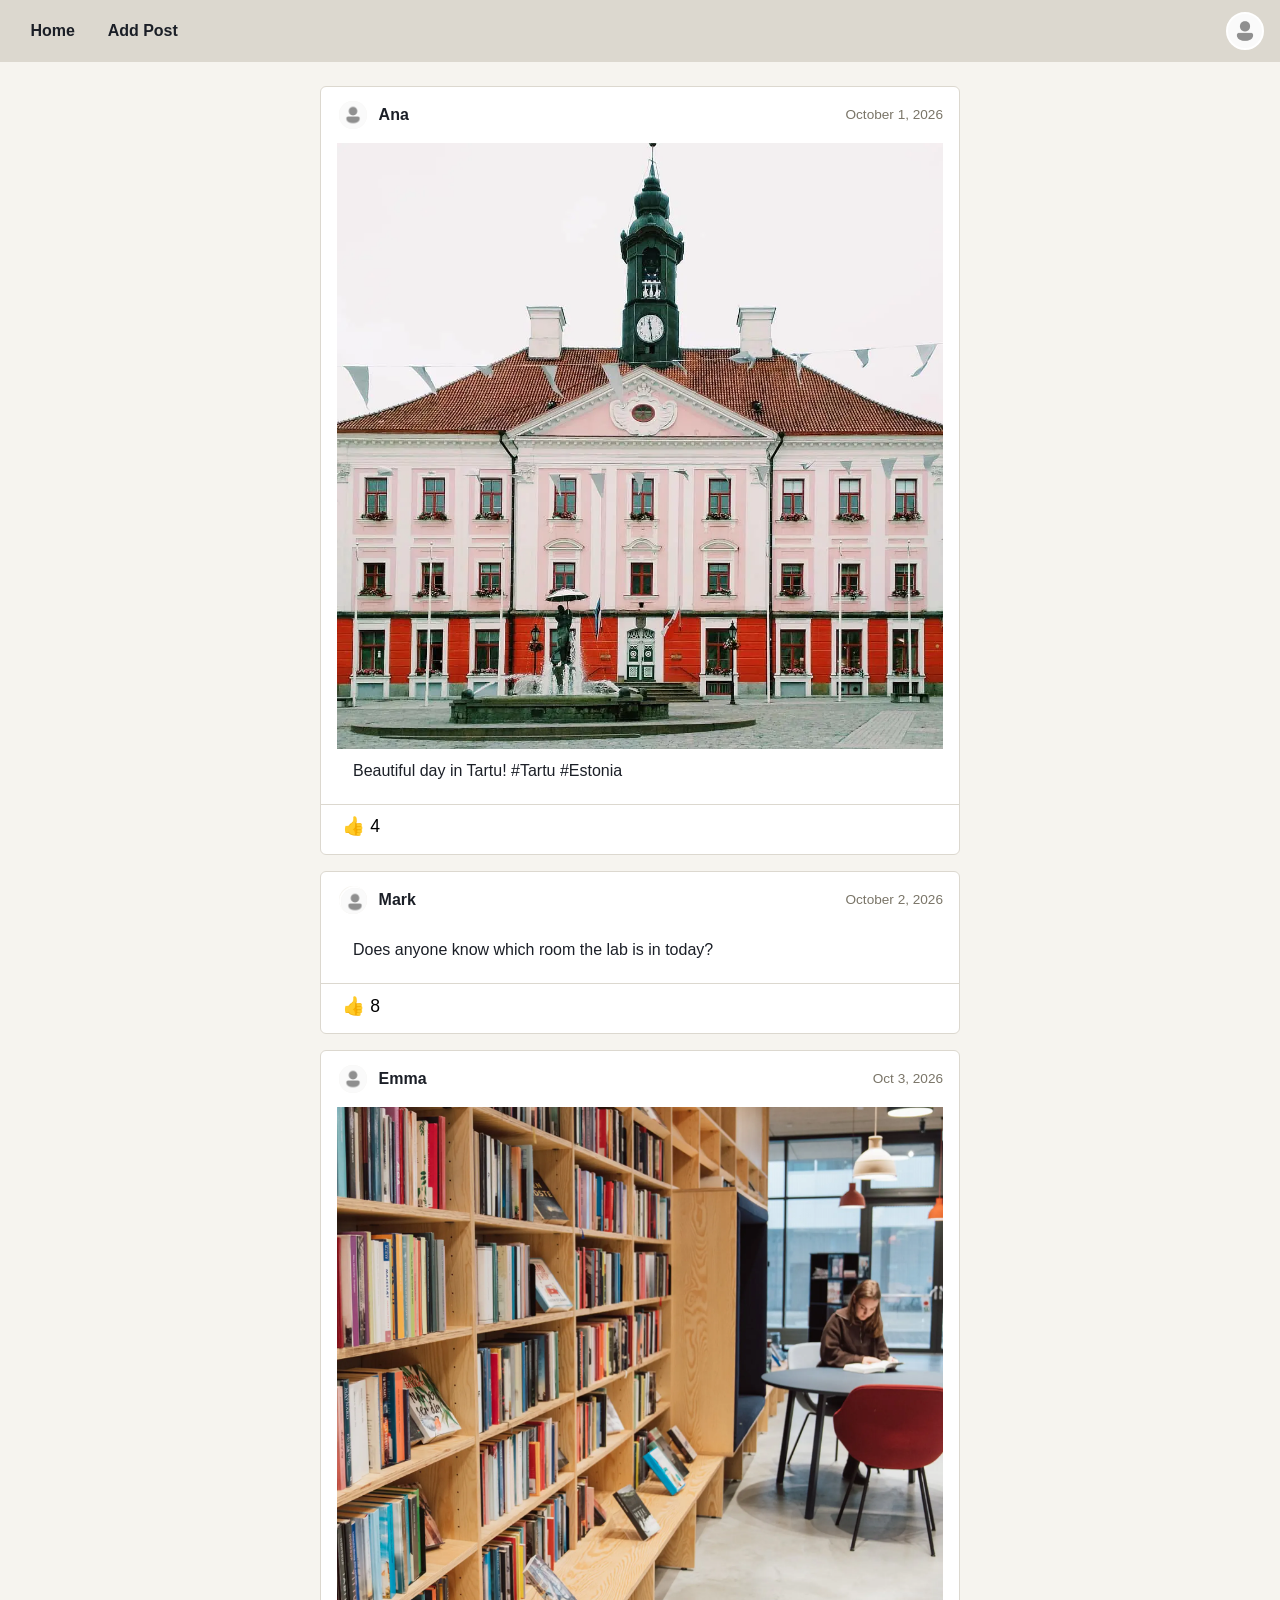
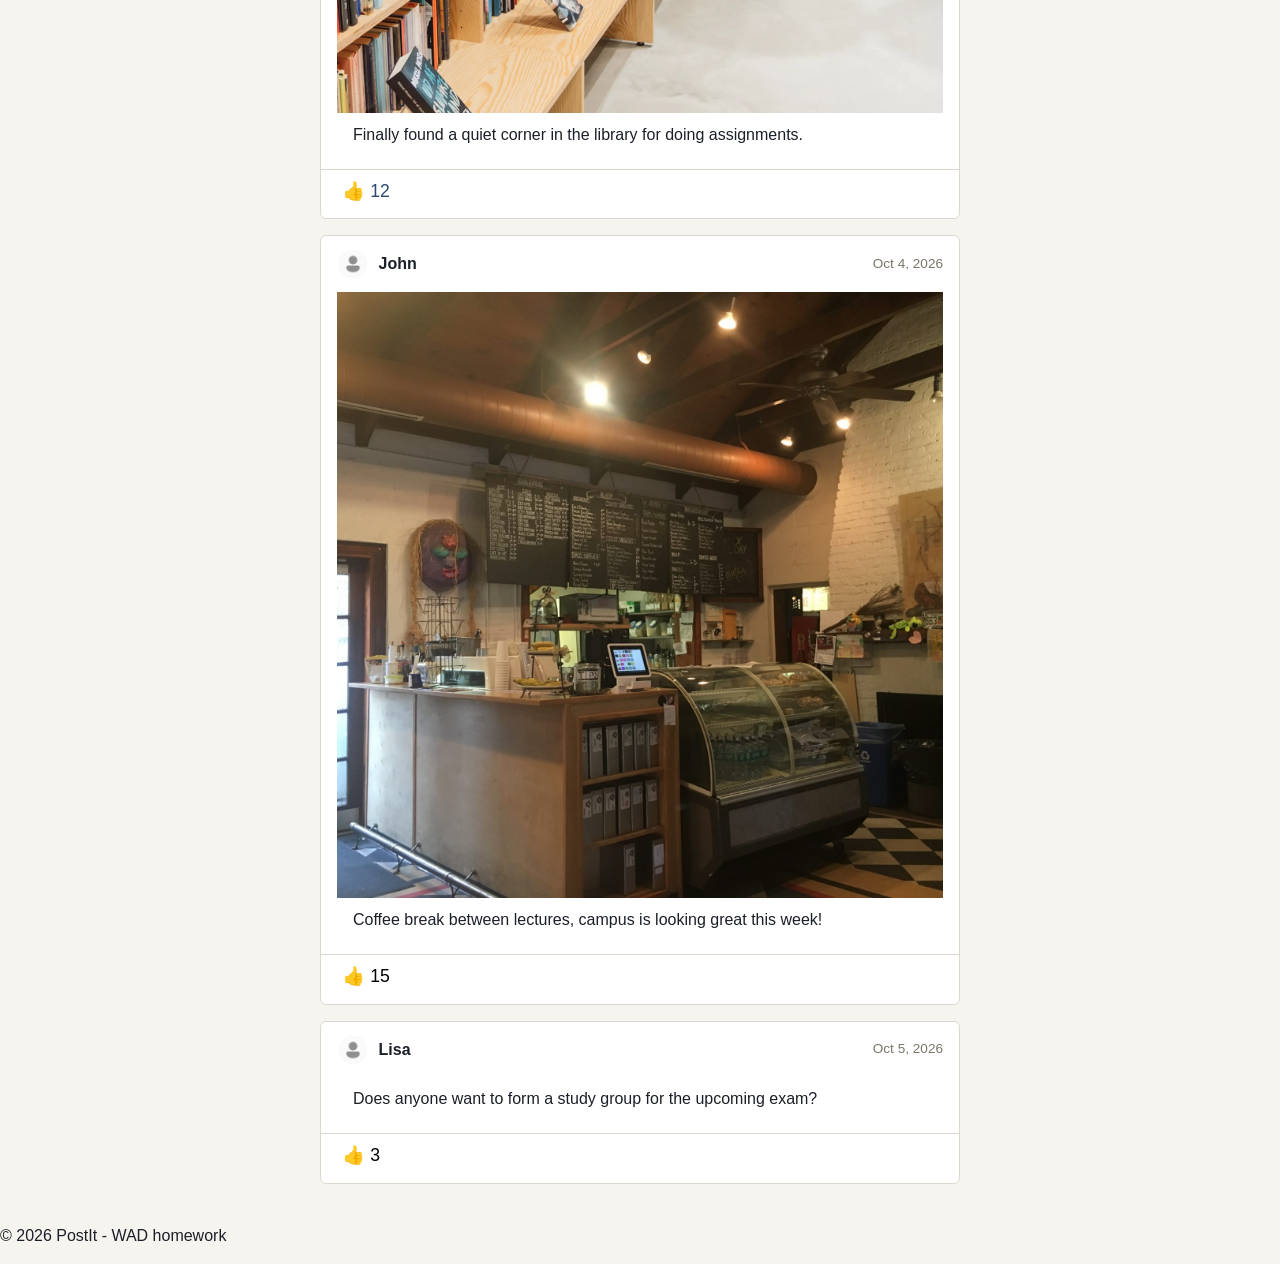
<file: index.html>
<!DOCTYPE html>
<html lang="en">
  <head>
    <meta charset="UTF-8">
    <meta name="viewport" content="width=device-width, initial-scale=1.0" /> <!-- mobile usage -->
    <title>PostIt - Home</title>
    <link rel="stylesheet" href="index.css" />
  </head>

  <body>

    <!-- header: navigation links + account avatar -->
    <header>
        <nav> <!--navigation links-->
        <a href="index.html">Home</a>
        <a href="addPost.html">Add Post</a>
        </nav>
        <!-- avatar links to the login page -->
        <!-- aria-label for accessibility since the link contains only an image -->
        <a href="login.html" class="avatar" aria-label="Account">
            <img src="images/daweid-icon-7797704_1920.png" alt="User Avatar" width="32" height="32">
        </a>
    </header>

    <!-- main: post feed -->
    <main>
        <!-- each post is an <article> element with the same structure:
                1. post header - avatar, username, date
                2. post body - optional image, text content
                3. post footer - like button with like count
            to add a new post, copy the <article> element and change the content -->
        <section class="feed" aria-label="Posts">
            <article class="post">
                <div class="post-header">
                    <span class="avatar">
                        <img src="images/daweid-icon-7797704_1920.png" alt="Ana">
                    </span>
                    <strong>Ana</strong>
                    <time datetime="2026-10-01">October 1, 2026</time>
                </div>

                <div class="post-body">
                    <img src="images/tartu.webp" alt="Town Hall Square in Tartu" />
                    <p>Beautiful day in Tartu! #Tartu #Estonia</p>
                </div>

                <div class="post-footer">
                    <!-- data-likes = starting number of likes, read by the script below -->
                    <button class="like-btn" type="button" data-likes="4">👍 4</button>
                </div>
            </article>

            <article class="post">
                <div class="post-header">
                    <span class="avatar">
                        <span class="avatar">
                        <img src="images/daweid-icon-7797704_1920.png" alt="Mark">
                    </span>
                    </span>
                    <strong>Mark</strong>
                    <time datetime="2026-10-02">October 2, 2026</time>
                </div>

                <div class="post-body">
                    <p>Does anyone know which room the lab is in today?</p>
                </div>

                <div class="post-footer">
                    <button class="like-btn" type="button" data-likes="8">👍 8</button>
                </div>
            </article>

            <article class="post">
                <div class="post-header">
                    <span class="avatar">
                        <img src="images/daweid-icon-7797704_1920.png" alt="Emma">
                    </span>
                    <strong>Emma</strong>
                    <time datetime="2026-10-03">Oct 3, 2026</time>
                </div>
                <div class="post-body">
                    <img src="images/library.webp" alt="University library" />
                    <p>Finally found a quiet corner in the library for doing assignments.</p>
                </div>
                <div class="post-footer">
                    <!-- class "liked" makes the button blue from the start -->
                    <button class="like-btn liked" type="button" data-likes="12">👍 12</button>
                </div>
            </article>

            <article class="post">
                <div class="post-header">
                    <span class="avatar">
                        <img src="images/daweid-icon-7797704_1920.png" alt="John">
                    </span>
                    <strong>John</strong>
                    <time datetime="2026-10-04">Oct 4, 2026</time>
                </div>
                <div class="post-body">
                    <img src="images/coffee.jpg" alt="Coffee shop" />
                    <p>Coffee break between lectures, campus is looking great this week!</p>
                </div>
                <div class="post-footer">
                    <button class="like-btn" type="button" data-likes="15">👍 15</button>
                </div>
            </article>

            <article class="post">
                <div class="post-header">
                    <span class="avatar">
                        <img src="images/daweid-icon-7797704_1920.png" alt="Lisa">
                    </span>
                    <strong>Lisa</strong>
                    <time datetime="2026-10-05">Oct 5, 2026</time>
                </div>
                <div class="post-body">
                    <p>Does anyone want to form a study group for the upcoming exam?</p>
                </div>
                <div class="post-footer">
                    <button class="like-btn" type="button" data-likes="3">👍 3</button>
                </div>
            </article>

        </section>
    </main>

    <!-- footer -->
    <footer>
        <p>&copy; 2026 PostIt - WAD homework</p>
    </footer>

    <!-- javascript: like button functionality 
         clicking a button toggles like/unlike and updates the number
         nothing is saved, the counts reset when the page is reloaded -->
    <script>
        // Loop over every like button on the page and give each its own state
        document.querySelectorAll('.like-btn').forEach(btn => {
            let liked = false; //has the user liked this post yet?
            let count = parseInt(btn.dataset.likes, 10) || 0; //start from data-likes (0 if missing)

            btn.addEventListener('click', () => {
                liked = !liked; //flip between liked / not liked
                count += liked ? 1 : -1; // increments on like, decrements on unlike
                btn.classList.toggle('liked', liked); // add "liked" class if liked, remove otherwise
                btn.textContent =  `👍 ${count}`; // update the displayed number
            });
        });
    </script>

</body>
</html>
</file>
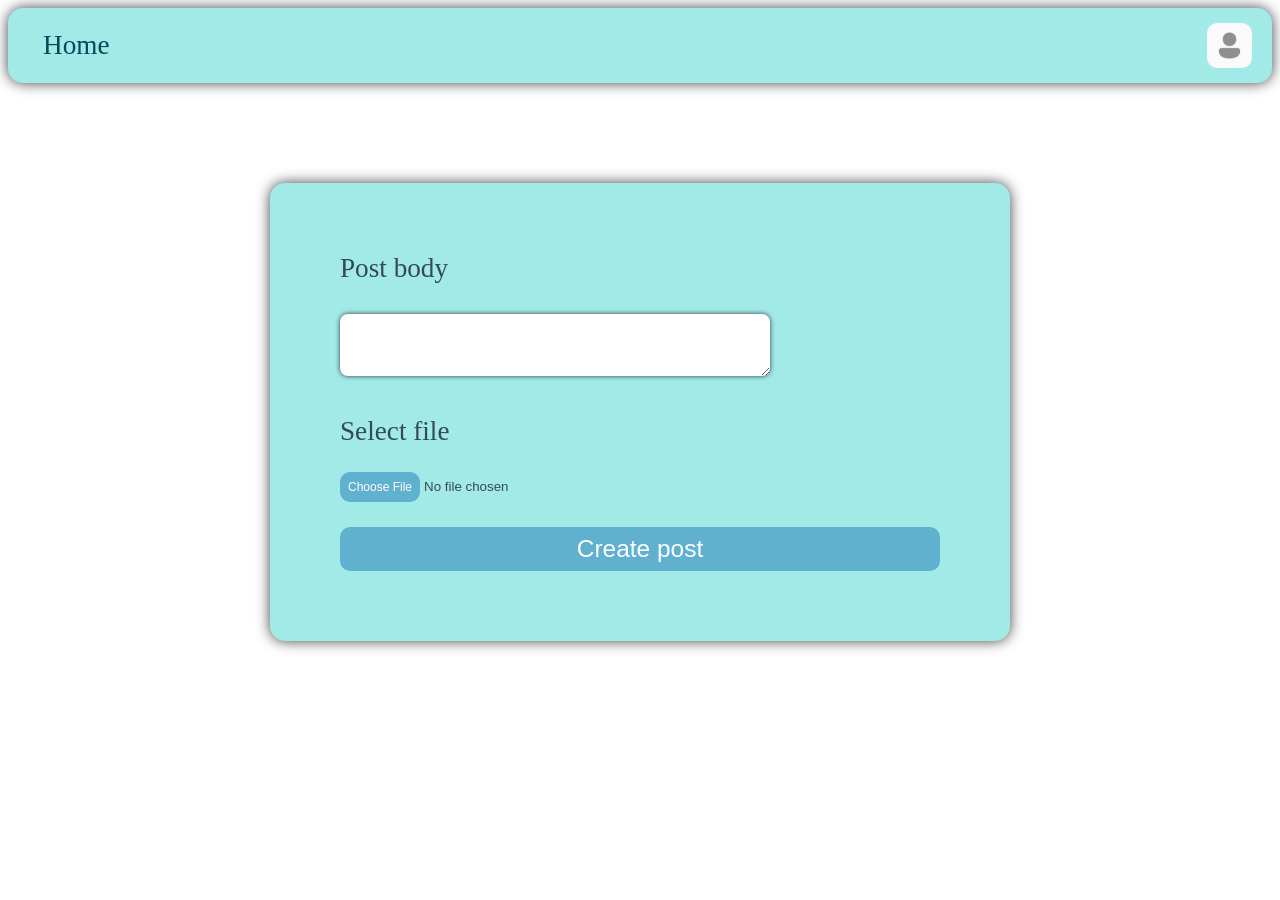
<file: addPost.html>
<!DOCTYPE html>
<html lang="en">
  <head>
    <meta charset="UTF-8">
    <meta name="viewport" content="width=device-width, initial-scale=1.0">
    <title>Add Post</title>
    <link rel="stylesheet" href="addPost.css">
  </head>
  <body>
    <header class="post_header">
        <nav>
            <a href="index.html" class="post_redirect">Home</a> <!-- navigation to home-->
        </nav>
        <img class="post_image" src="images/daweid-icon-7797704_1920.png" width="45" height="45" alt="My picture"> <!-- user icon image -->
    </header>
    <main>
        <article class="post_section">
            <form action= "index.html" class="post_form" method="post"> <!-- form for adding post -->
                <label for="pbody">Post body </label>
                <textarea id = "pbody" class="post_input"></textarea> <!-- area for post text -->
        
                <label for="file_upload"> Select file </label>
                <input type="file" id="file_upload" class="post_file"> <!-- enabling file uploading -->
                <input type="submit" class="post_submit" value="Create post"> <!-- create post button -->
            </form>
        </article>
    </main>
</body>
</html>
</file>
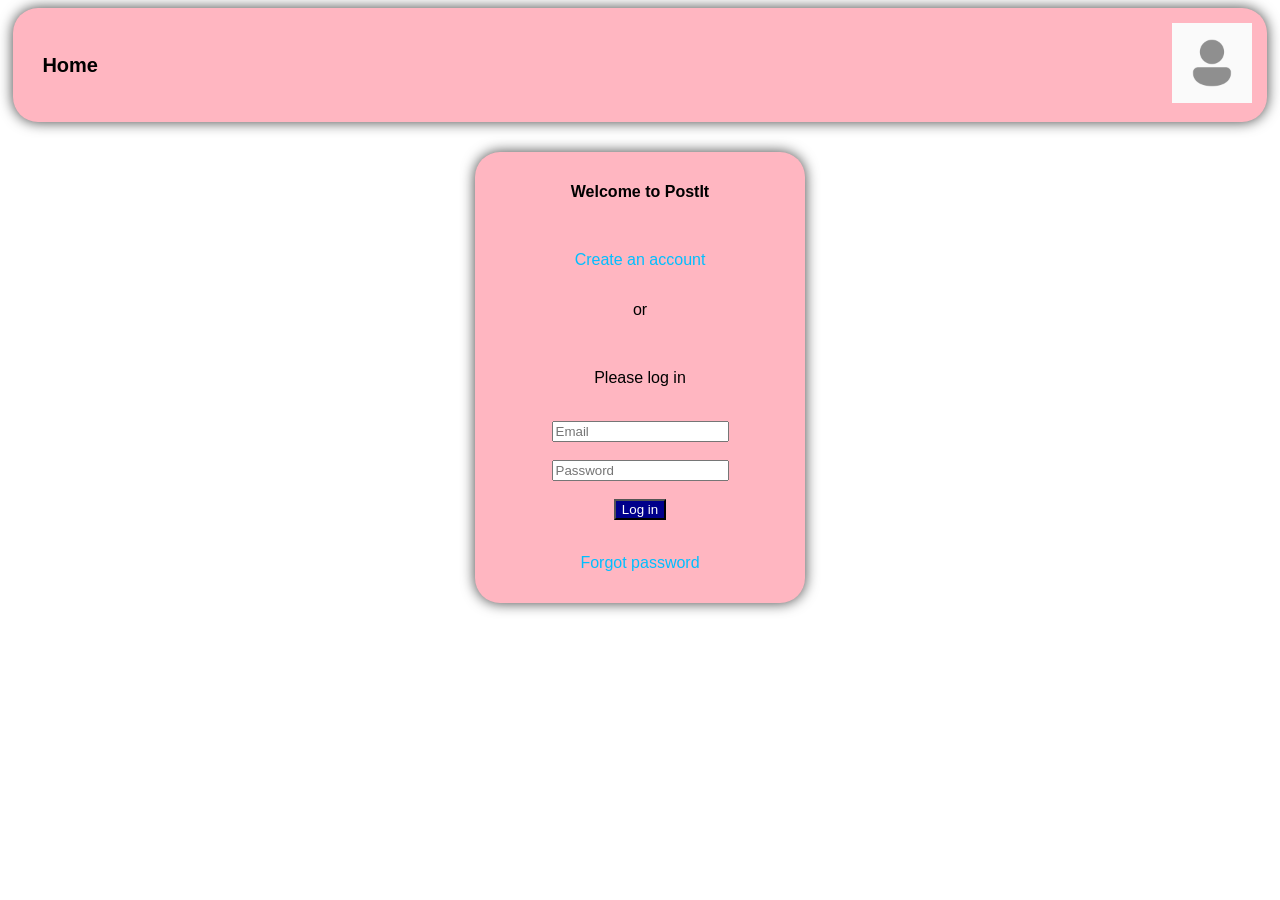
<file: login.html>
<!DOCTYPE html>
<html class="html" lang="en">

<head>
    <meta charset="UTF-8">
    <meta name="viewport" content="width=device-width, initial-scale=1.0"> <!-- mobile usage -->
    <link rel="stylesheet" href="login.css">
    <title>PostIt - Login</title>
</head>


<body>

    <!-- menu bar -->
    <header>
        <a href="index.html">Home</a> <!-- navigates to home -->
        <nav>
            <img src="images/daweid-icon-7797704_1920.png" alt="User Avatar" width="80" height="80"> <!-- profile icon -->
        </nav>
    </header>

    <!-- login box -->
    <form action="index.html" method="post"> <!-- login button redirects to home -->
        <p><strong>Welcome to PostIt</strong></p><br>
        <p class="blue"> Create an account</p>
        <p>or</p><br>
        <p>Please log in</p><br>
        <input type="email" placeholder="Email" required><br> <!-- input box -->
        <input type="password" placeholder="Password" required><br> <!-- input box -->
        <button class="logInButton">Log in</button><br>
        <p class="blue">Forgot password</p>
    </form>

</body>

</html>
</file>
<file: index.css>
:root {
    --ink: #1b1f27;             /* main text color */
    --paper: #f6f4ef;           /* page background color */
    --card: #ffffff;            /* background of post cards */
    --line: #dcd8cf;            /* borders and header background */
    --accent: #2c4a6e;          /* accent color (hover, liked state) */
    --accent-hover: #203854;    /* darker accent color */
    --muted: #7a7568;           /* grey text: dates, footer*/
}

/*make width/height include padding and border, so sizes are more predictable */
* { box-sizing: border-box; }

/* base page styles */
body {
    margin: 0;
    font-family: "Segoe UI", Helvetica, Arial, sans-serif;
    background-color: var(--paper);
    color: var(--ink);
    line-height: 1.5; /* more readable spacing between lines */
}

/* header and navigation styles */

/* top bar: nav links on the left, avatar on the right */
header {
    display: flex;
    align-items: center;            /* vertically center the items */
    justify-content: space-between; /* push nav left and avatar right */
    background: var(--line);
    padding: 0.75rem 1rem;
}

/* row of link (home, add post) */
nav {
    display: flex;
    gap: 0.25rem; /* small space between links */
}

nav a {
    padding: 0.4rem 0.9rem;
    border-radius: 4px;
    color: var(--ink);
    text-decoration: none;                   /* no underline */
    font-weight: 600;
    transition: background-color 0.25s ease; /* smooth hover effect */
}

/* hover effect: dark blue background with white text */
nav a:hover {
    background-color: var(--accent);
    color: #fff;
}

/* avatar (round profile picture)
   used twice: in header (post link) and in each post header */
.avatar {
    width: 38px;
    height: 38px;
    border-radius: 50%; /* makes the square into a circle */
    background: #ffffff;
    border: 2px solid #fff;
    overflow: hidden;   /* crop the image to the circle */
    display: block;
}

/* image fills the circle without being stretched */
.avatar img {
    width: 100%;
    height: 100%;
    object-fit: cover; /* crop instead of distorting */
}

/* main content area */

/* centre the feed horizontally */
main {
    display: flex;
    justify-content: center;
    padding: 1.5rem;
}

/* vertical list of posts, max 640px wide */
.feed {
    display: flex;
    flex-direction: column; /* stack posts top to bottom */
    gap: 1rem;              /* space between posts */
    width: 100%;
    max-width: 640px;
}

/* individual post card */
.post {
    background: var(--card);
    border: 1px solid var(--line);
    border-radius: 6px;
    overflow: hidden; /* keeps the image inside the rounded corners */
}

/* top row of a post: avatar, username, date
    ">" means only a .post-header that is a direct child of .post */
.post > .post-header {
    display: flex;
    align-items: center;
    gap: 0.6rem;
    padding: 0.75rem 1rem;
}

/* smaller avatar in the post header (overrides the 38px default above) */
.post-header .avatar {
    width: 32px;
    height: 32px;
    background: var(--paper);
    font-size: 1px solid var(--line);
}

/* date: grey, small, pushed to the far right of the row
    (margin-left: auto takes up all the free space on the left) */
.post-header time {
    margin-left: auto;
    color: var(--muted);
    font-size: 0.85rem;
}

/* "+" = the .post-body that comes directly after the .post-header */
.post-header + .post-body {
    padding: 0 1rem 0.75rem;
}

/* post image: full width, always square, cropped to fit */
.post-body img {
    display: block; /* removes the small gap under inline images */
    width: 100%;
    aspect-ratio: 1/1;
    object-fit: cover;
}

/* post text*/
.post-body p {
    margin: 0.6rem 1rem;
}

/* "~" = any .post-footer that comes after a .post-body (same parent)
    adds a thin line above the like button */
.post-body ~ .post-footer {
    padding: 0.5rem 1rem 0.85rem;
    border-top: 1px solid var(--line);
}

/* like button */

/* reset the default button so it looks like plain text with an emoji  */ 
.like-btn {
    background: none;
    border: none;
    cursor: pointer;
    font-size: 1.1rem;
    padding: 0.2rem 0.4rem;
    border-radius: 4px;
}

.like-btn:hover {
    background: var(--paper); /* light highlight on hover */
}

/* the "liked" class is added/removed by the javascript in index.html */
.like-btn.liked {
    color: var(--accent);
}

/* page footer */
.footer {
    text-align: center;
    padding: 1rem;
    font-size: 0.85rem;
    color: var(--muted);
}

/* mobile styles
    applied only when the screen is 480px wide or less (phones)
    smaller paddings and fonts so everything fits */
@media (max-width: 480px) {
    header {
        padding: 0.6rem 0.8rem;
    }

    nav a {
        padding: 0.35rem 0.6rem;
        font-size: 0.9rem;
    }

    main {
        padding: 0.75rem;
    }

    .feed {
        gap: 0.75rem;
    }
}
</file>
<file: addPost.css>
/* addPost.html style*/

/*style for the header*/
.post_header {
    padding: 15px 20px;
    background-color: #a2eae8;
    box-shadow: 0px 0px 14px 0px rgba(0, 0, 0, 0.75);
    position: sticky;
    top: 0;
    border-radius: 15px;
    color: #34495e;
    font-size: 1.7em;
    display: flex;
    flex-direction: row;
    justify-content: space-between;
    align-items: center;
}
/*style for "Home" in header*/
.post_header nav a{
    text-decoration: none;
    color: #08465a;
    padding: 5px 15px;
    border-radius: 8px;
}
/*style for icon in header*/
.post_image {
    border-radius: 10px;
    display: block;
      }

/* general style for post section*/
.post_section {
    margin: 100px auto;
    max-width: 600px;
    padding: 70px;
    background-color: #a2eae8;
    box-shadow: 0px 0px 14px 0px rgba(0, 0, 0, 0.75);
    border-radius: 15px;
    color: #34495e;
    font-size: 1.7em;
}
/*form display*/
article > form{
    display: flex;
    flex-direction: column;
    gap: 15px;
}
/*style for the text area*/
label + textarea{
    width: 100%;
    max-width: 400px;
    padding: 15px;
    font-size: 0.9rem;
    border-radius: 8px;
    border: none;
    box-shadow: 0px 0px 5px 0px rgba(0, 0, 0, 0.75);
    margin-top: 15px;
    margin-bottom: 25px;
    resize: vertical; /*only vertical resizing*/
}

/*style for "Create post" and "Choose file" buttons*/
label ~ input[type="submit"], .post_file::file-selector-button{
    padding: 8px 8px;
    font-size: 0.9em;
    background-color: rgb(96, 176, 207);
    color: #ffffff;
    border: none;
    border-radius: 10px;
    cursor: pointer; /*cursor changes on pointer hand*/
    margin-top: 10px;
}

/*style for hovering over "Create post" and "Choose file" buttons*/
label ~ input[type="submit"]:hover, .post_file::file-selector-button:hover{
    background-color: #82ddae;
}
/*style for hovering over "Home" in header*/
.post_header nav a:hover{
    background-color: #82ddae;
}

/*display for max-width: 799px*/
@media (max-width: 799px) {
    .post_header
    {
        flex-direction: column;
        gap: 15px
    }
    .post_section{
        padding: 20px;
    }
}
</file>
<file: login.css>
/*font for the entire page*/
* {
    font-family: Arial, Helvetica, sans-serif;
}

/*style for the menu bar*/
header {
    background-color: lightpink;
    padding: 15px;
    margin: 5px;
    border-radius: 25px;
    display: flex;
    justify-content: space-between;
    align-items: center;
    box-shadow: 0px 0px 14px 0px rgba(0, 0, 0, 0.75); /* only blur effect */
}

/* redirection to home*/
header a {
    padding: 0.4rem 0.9rem; /* top and right padding */
    border-radius: 4px;
    color: black;
    text-decoration: none;
    font-weight: 600;
    transition: background-color 0.25s ease; /* eases the transition slightly */
    font-size: 20px;
}
header a:hover{
    background-color: #82ddae;
}

/*style for the login box*/

/* blue color for two lines */
.blue {
    color: deepskyblue;
}

/* inside of the login box */
form {
    width: 300px;
    background-color: lightpink;
    padding: 15px;
    margin: 30px auto;
    border-radius: 25px;
    display: flex;
    flex-direction: column;
    align-items: center;
    box-shadow: 0px 0px 14px 0px rgba(0, 0, 0, 0.75); /* only blur effect */
}

/* button style */
.logInButton {
    background-color: darkblue;
    color: white; /* text color */
}
</file>
